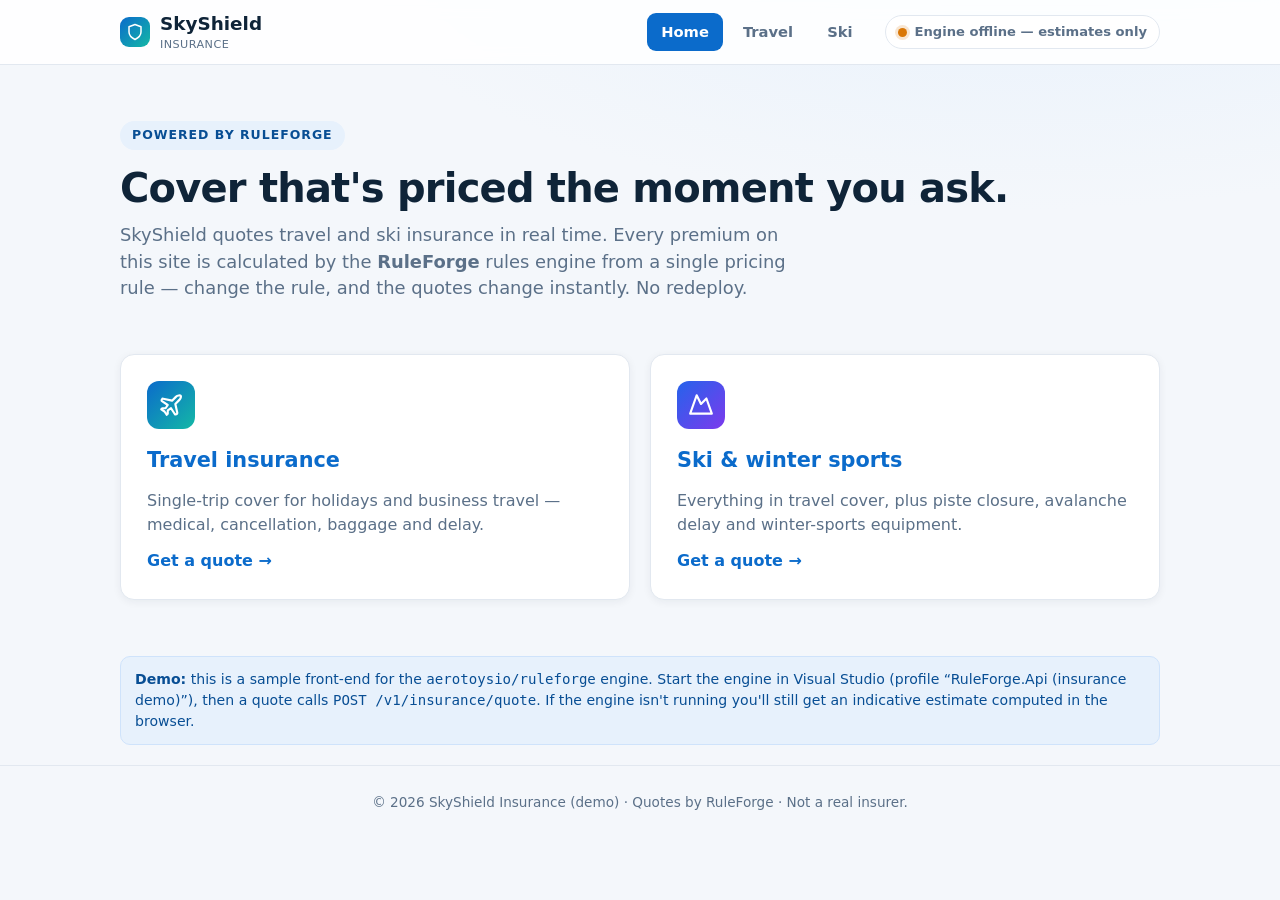
<file: insurance-demo/web/index.html>
<!doctype html>
<html lang="en">
<head>
  <meta charset="utf-8" />
  <meta name="viewport" content="width=device-width, initial-scale=1" />
  <title>SkyShield Insurance — Travel &amp; Ski cover</title>
  <meta name="description" content="Travel and ski insurance quotes, priced in real time by the RuleForge rules engine." />
  <link rel="stylesheet" href="styles.css" />
</head>
<body>
  <header class="topbar">
    <div class="wrap">
      <a class="brand" href="index.html">
        <span class="logo" aria-hidden="true">
          <svg viewBox="0 0 24 24" fill="none" stroke="currentColor" stroke-width="2" stroke-linecap="round" stroke-linejoin="round"><path d="M12 22s8-4 8-10V5l-8-3-8 3v7c0 6 8 10 8 10z"/></svg>
        </span>
        <span>SkyShield<small>Insurance</small></span>
      </a>
      <nav class="nav">
        <a href="index.html" class="active">Home</a>
        <a href="travel.html">Travel</a>
        <a href="ski.html">Ski</a>
      </nav>
      <div class="engine-config" id="engineConfig">
        <input type="text" placeholder="http://localhost:5050" />
        <button type="button">Save</button>
      </div>
      <span class="engine-status" id="engineStatus" title="Click to set the engine URL">
        <span class="dot"></span><span class="label">Checking engine…</span>
      </span>
    </div>
  </header>

  <main class="wrap">
    <section class="hero">
      <span class="eyebrow">Powered by RuleForge</span>
      <h1>Cover that's priced the moment you ask.</h1>
      <p>SkyShield quotes travel and ski insurance in real time. Every premium on this site is
        calculated by the <strong>RuleForge</strong> rules engine from a single pricing rule —
        change the rule, and the quotes change instantly. No redeploy.</p>
    </section>

    <section class="cards">
      <a class="card travel" href="travel.html">
        <span class="icon" aria-hidden="true">
          <svg viewBox="0 0 24 24" fill="none" stroke="currentColor" stroke-width="2" stroke-linecap="round" stroke-linejoin="round"><path d="M17.8 19.2 16 11l3.5-3.5C21 6 21.5 4 21 3.5S18 3 16.5 4.5L13 8 4.8 6.2c-.5-.1-.9.1-1.1.5l-.3.5c-.2.5-.1 1 .3 1.3L9 12l-2 3H4l-1 1 3 2 2 3 1-1v-3l3-2 3.5 5.3c.3.4.8.5 1.3.3l.5-.2c.4-.3.6-.7.5-1.2z"/></svg>
        </span>
        <h3>Travel insurance</h3>
        <p>Single-trip cover for holidays and business travel — medical, cancellation, baggage and delay.</p>
        <span class="go">Get a quote →</span>
      </a>
      <a class="card ski" href="ski.html">
        <span class="icon" aria-hidden="true">
          <svg viewBox="0 0 24 24" fill="none" stroke="currentColor" stroke-width="2" stroke-linecap="round" stroke-linejoin="round"><path d="m8 3 4 8 5-5 5 14H2L8 3z"/></svg>
        </span>
        <h3>Ski &amp; winter sports</h3>
        <p>Everything in travel cover, plus piste closure, avalanche delay and winter-sports equipment.</p>
        <span class="go">Get a quote →</span>
      </a>
    </section>

    <div class="note">
      <strong>Demo:</strong> this is a sample front-end for the
      <code>aerotoysio/ruleforge</code> engine. Start the engine in Visual Studio (profile
      <em>“RuleForge.Api (insurance demo)”</em>), then a quote calls
      <code>POST /v1/insurance/quote</code>. If the engine isn't running you'll still get an
      indicative estimate computed in the browser.
    </div>
  </main>

  <footer class="footer">
    <div class="wrap">© <span id="year"></span> SkyShield Insurance (demo) · Quotes by RuleForge · Not a real insurer.</div>
  </footer>

  <script src="app.js"></script>
</body>
</html>
</file>
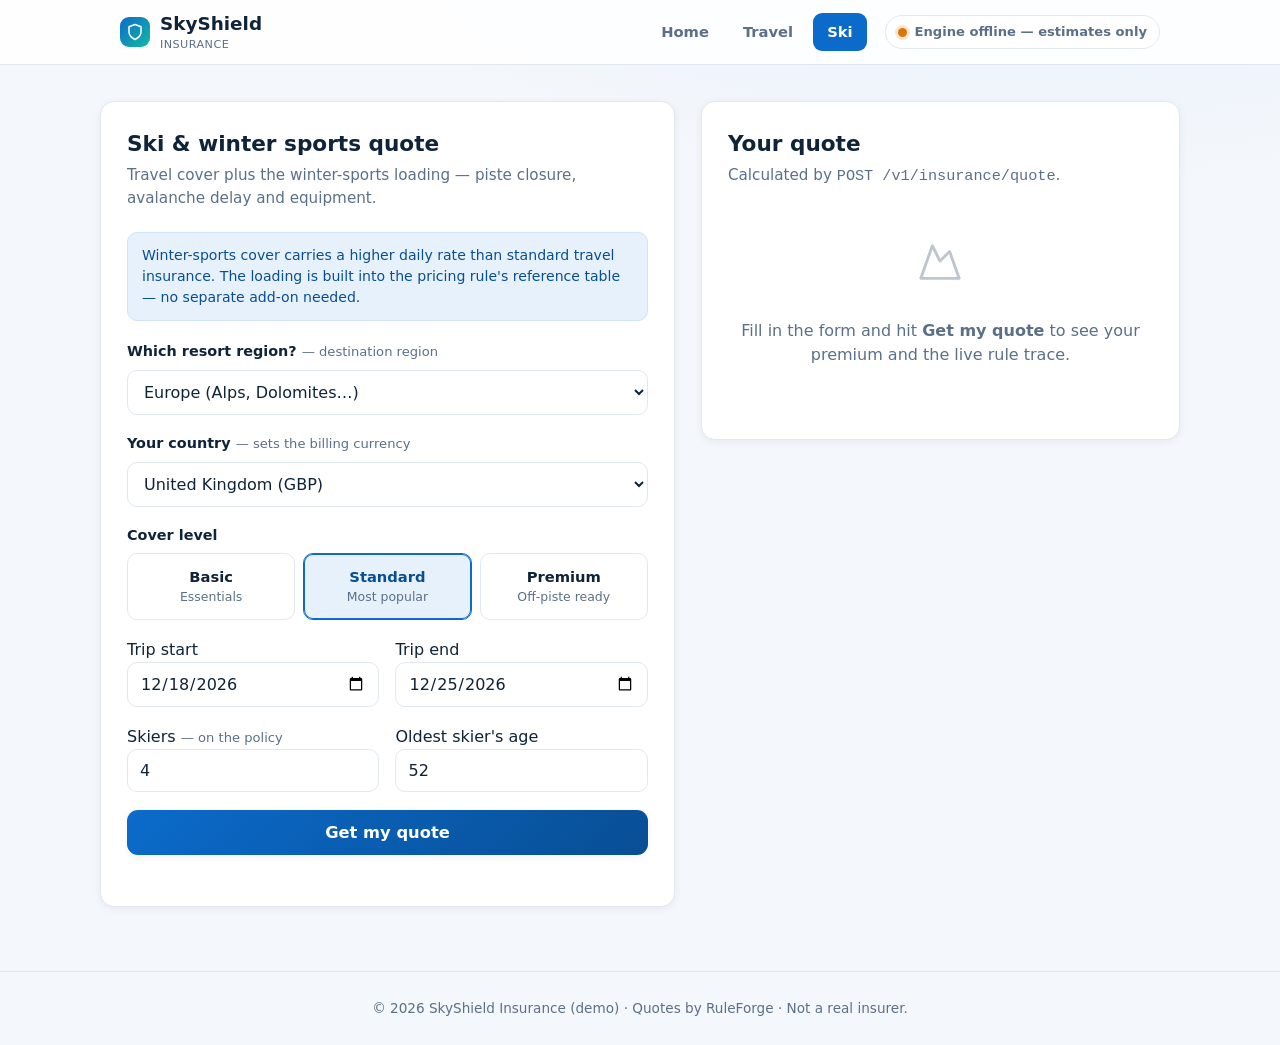
<file: insurance-demo/web/ski.html>
<!doctype html>
<html lang="en">
<head>
  <meta charset="utf-8" />
  <meta name="viewport" content="width=device-width, initial-scale=1" />
  <title>Ski insurance quote — SkyShield</title>
  <link rel="stylesheet" href="styles.css" />
</head>
<body>
  <header class="topbar">
    <div class="wrap">
      <a class="brand" href="index.html">
        <span class="logo" aria-hidden="true">
          <svg viewBox="0 0 24 24" fill="none" stroke="currentColor" stroke-width="2" stroke-linecap="round" stroke-linejoin="round"><path d="M12 22s8-4 8-10V5l-8-3-8 3v7c0 6 8 10 8 10z"/></svg>
        </span>
        <span>SkyShield<small>Insurance</small></span>
      </a>
      <nav class="nav">
        <a href="index.html">Home</a>
        <a href="travel.html">Travel</a>
        <a href="ski.html" class="active">Ski</a>
      </nav>
      <div class="engine-config" id="engineConfig">
        <input type="text" placeholder="http://localhost:5050" />
        <button type="button">Save</button>
      </div>
      <span class="engine-status" id="engineStatus" title="Click to set the engine URL">
        <span class="dot"></span><span class="label">Checking engine…</span>
      </span>
    </div>
  </header>

  <main class="wrap page">
    <div class="grid">
      <!-- Form -->
      <section class="panel">
        <h2>Ski &amp; winter sports quote</h2>
        <p class="sub">Travel cover plus the winter-sports loading — piste closure, avalanche delay and equipment.</p>

        <div class="note">Winter-sports cover carries a higher daily rate than standard travel insurance. The loading is built into the pricing rule's reference table — no separate add-on needed.</div>

        <form id="quoteForm" data-product="ski" novalidate>
          <div class="field">
            <label for="region">Which resort region? <span class="hint">— destination region</span></label>
            <select id="region">
              <option value="domestic">Domestic (UK)</option>
              <option value="europe" selected>Europe (Alps, Dolomites…)</option>
              <option value="worldwide">Worldwide (Japan, NZ…)</option>
              <option value="usa-canada">USA &amp; Canada (Rockies…)</option>
            </select>
          </div>

          <div class="field">
            <label for="country">Your country <span class="hint">— sets the billing currency</span></label>
            <select id="country">
              <option value="GB" selected>United Kingdom (GBP)</option>
              <option value="IE">Ireland (EUR)</option>
              <option value="FR">France (EUR)</option>
              <option value="DE">Germany (EUR)</option>
              <option value="ES">Spain (EUR)</option>
              <option value="IT">Italy (EUR)</option>
              <option value="US">United States (USD)</option>
              <option value="CA">Canada (CAD)</option>
              <option value="AU">Australia (AUD)</option>
              <option value="NZ">New Zealand (NZD)</option>
              <option value="CH">Switzerland (CHF)</option>
              <option value="AE">United Arab Emirates (AED)</option>
              <option value="SG">Singapore (SGD)</option>
              <option value="JP">Japan (JPY)</option>
              <option value="ZA">South Africa (ZAR)</option>
              <option value="IN">India (INR)</option>
            </select>
          </div>

          <div class="field">
            <label>Cover level</label>
            <div class="segmented">
              <label><input type="radio" name="level" value="basic"><span>Basic<small>Essentials</small></span></label>
              <label><input type="radio" name="level" value="standard" checked><span>Standard<small>Most popular</small></span></label>
              <label><input type="radio" name="level" value="premium"><span>Premium<small>Off-piste ready</small></span></label>
            </div>
          </div>

          <div class="field">
            <div class="row">
              <div>
                <label for="startDate">Trip start</label>
                <input type="date" id="startDate" />
              </div>
              <div>
                <label for="endDate">Trip end</label>
                <input type="date" id="endDate" />
              </div>
            </div>
          </div>

          <div class="field">
            <div class="row">
              <div>
                <label for="travellers">Skiers <span class="hint">— on the policy</span></label>
                <input type="number" id="travellers" min="1" max="12" value="4" />
              </div>
              <div>
                <label for="maxAge">Oldest skier's age</label>
                <input type="number" id="maxAge" min="0" max="99" value="52" />
              </div>
            </div>
          </div>

          <button type="submit" class="btn">Get my quote</button>
          <div class="form-error" id="formError" role="alert"></div>
        </form>
      </section>

      <!-- Quote output -->
      <section class="panel quote">
        <h2>Your quote</h2>
        <p class="sub">Calculated by <code>POST /v1/insurance/quote</code>.</p>
        <div id="quoteOut">
          <div class="placeholder">
            <svg viewBox="0 0 24 24" fill="none" stroke="currentColor" stroke-width="1.5" stroke-linecap="round" stroke-linejoin="round"><path d="m8 3 4 8 5-5 5 14H2L8 3z"/></svg>
            <p>Fill in the form and hit <strong>Get my quote</strong> to see your premium and the live rule trace.</p>
          </div>
        </div>
      </section>
    </div>
  </main>

  <footer class="footer">
    <div class="wrap">© <span id="year"></span> SkyShield Insurance (demo) · Quotes by RuleForge · Not a real insurer.</div>
  </footer>

  <script src="app.js"></script>
</body>
</html>
</file>
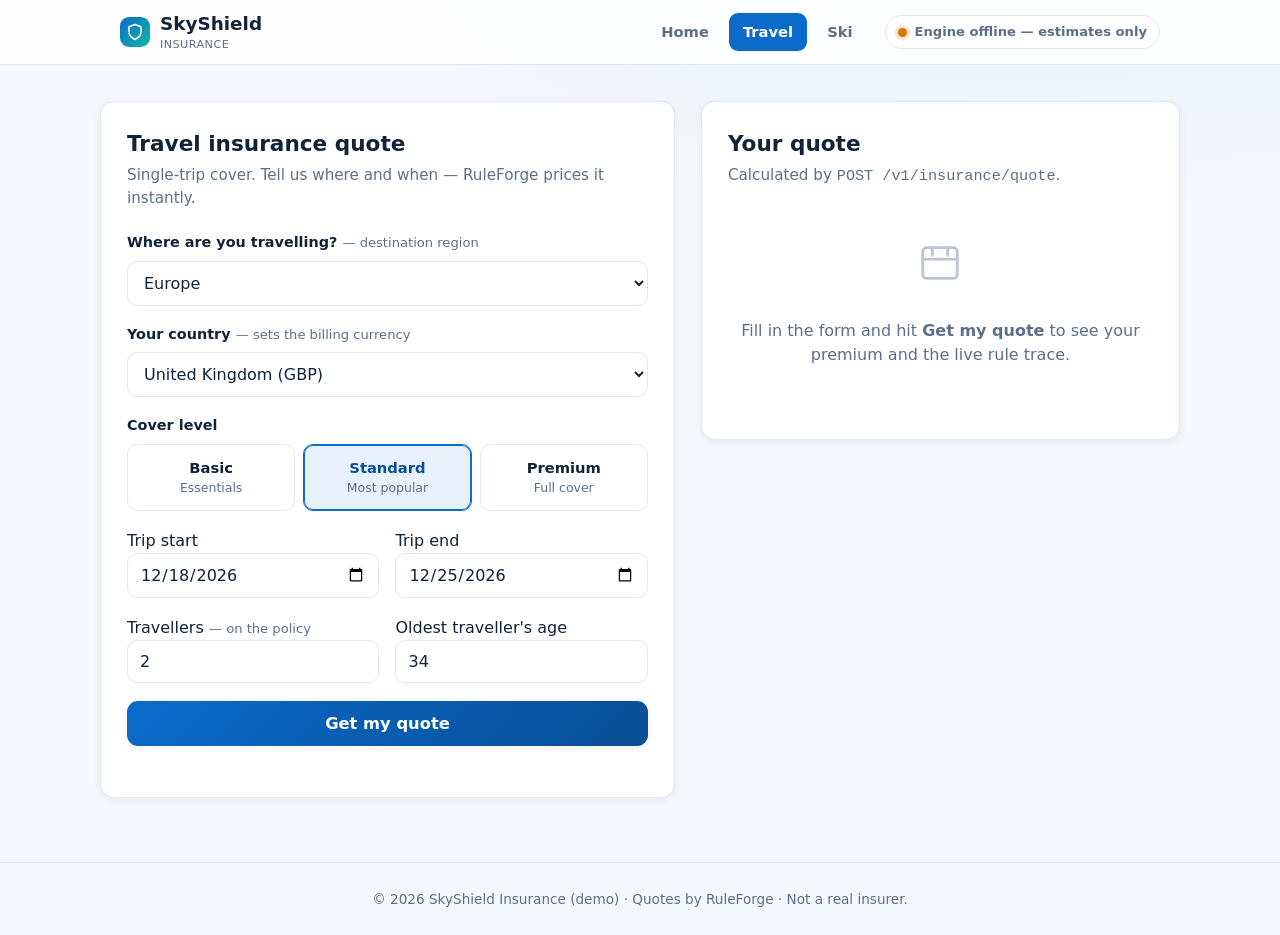
<file: insurance-demo/web/travel.html>
<!doctype html>
<html lang="en">
<head>
  <meta charset="utf-8" />
  <meta name="viewport" content="width=device-width, initial-scale=1" />
  <title>Travel insurance quote — SkyShield</title>
  <link rel="stylesheet" href="styles.css" />
</head>
<body>
  <header class="topbar">
    <div class="wrap">
      <a class="brand" href="index.html">
        <span class="logo" aria-hidden="true">
          <svg viewBox="0 0 24 24" fill="none" stroke="currentColor" stroke-width="2" stroke-linecap="round" stroke-linejoin="round"><path d="M12 22s8-4 8-10V5l-8-3-8 3v7c0 6 8 10 8 10z"/></svg>
        </span>
        <span>SkyShield<small>Insurance</small></span>
      </a>
      <nav class="nav">
        <a href="index.html">Home</a>
        <a href="travel.html" class="active">Travel</a>
        <a href="ski.html">Ski</a>
      </nav>
      <div class="engine-config" id="engineConfig">
        <input type="text" placeholder="http://localhost:5050" />
        <button type="button">Save</button>
      </div>
      <span class="engine-status" id="engineStatus" title="Click to set the engine URL">
        <span class="dot"></span><span class="label">Checking engine…</span>
      </span>
    </div>
  </header>

  <main class="wrap page">
    <div class="grid">
      <!-- Form -->
      <section class="panel">
        <h2>Travel insurance quote</h2>
        <p class="sub">Single-trip cover. Tell us where and when — RuleForge prices it instantly.</p>

        <form id="quoteForm" data-product="travel" novalidate>
          <div class="field">
            <label for="region">Where are you travelling? <span class="hint">— destination region</span></label>
            <select id="region">
              <option value="domestic">Domestic (UK)</option>
              <option value="europe" selected>Europe</option>
              <option value="worldwide">Worldwide</option>
              <option value="usa-canada">USA &amp; Canada</option>
            </select>
          </div>

          <div class="field">
            <label for="country">Your country <span class="hint">— sets the billing currency</span></label>
            <select id="country">
              <option value="GB" selected>United Kingdom (GBP)</option>
              <option value="IE">Ireland (EUR)</option>
              <option value="FR">France (EUR)</option>
              <option value="DE">Germany (EUR)</option>
              <option value="ES">Spain (EUR)</option>
              <option value="IT">Italy (EUR)</option>
              <option value="US">United States (USD)</option>
              <option value="CA">Canada (CAD)</option>
              <option value="AU">Australia (AUD)</option>
              <option value="NZ">New Zealand (NZD)</option>
              <option value="CH">Switzerland (CHF)</option>
              <option value="AE">United Arab Emirates (AED)</option>
              <option value="SG">Singapore (SGD)</option>
              <option value="JP">Japan (JPY)</option>
              <option value="ZA">South Africa (ZAR)</option>
              <option value="IN">India (INR)</option>
            </select>
          </div>

          <div class="field">
            <label>Cover level</label>
            <div class="segmented">
              <label><input type="radio" name="level" value="basic"><span>Basic<small>Essentials</small></span></label>
              <label><input type="radio" name="level" value="standard" checked><span>Standard<small>Most popular</small></span></label>
              <label><input type="radio" name="level" value="premium"><span>Premium<small>Full cover</small></span></label>
            </div>
          </div>

          <div class="field">
            <div class="row">
              <div>
                <label for="startDate">Trip start</label>
                <input type="date" id="startDate" />
              </div>
              <div>
                <label for="endDate">Trip end</label>
                <input type="date" id="endDate" />
              </div>
            </div>
          </div>

          <div class="field">
            <div class="row">
              <div>
                <label for="travellers">Travellers <span class="hint">— on the policy</span></label>
                <input type="number" id="travellers" min="1" max="12" value="2" />
              </div>
              <div>
                <label for="maxAge">Oldest traveller's age</label>
                <input type="number" id="maxAge" min="0" max="99" value="34" />
              </div>
            </div>
          </div>

          <button type="submit" class="btn">Get my quote</button>
          <div class="form-error" id="formError" role="alert"></div>
        </form>
      </section>

      <!-- Quote output -->
      <section class="panel quote">
        <h2>Your quote</h2>
        <p class="sub">Calculated by <code>POST /v1/insurance/quote</code>.</p>
        <div id="quoteOut">
          <div class="placeholder">
            <svg viewBox="0 0 24 24" fill="none" stroke="currentColor" stroke-width="1.5" stroke-linecap="round" stroke-linejoin="round"><rect x="3" y="4" width="18" height="16" rx="2"/><path d="M3 10h18M8 4v4M16 4v4"/></svg>
            <p>Fill in the form and hit <strong>Get my quote</strong> to see your premium and the live rule trace.</p>
          </div>
        </div>
      </section>
    </div>
  </main>

  <footer class="footer">
    <div class="wrap">© <span id="year"></span> SkyShield Insurance (demo) · Quotes by RuleForge · Not a real insurer.</div>
  </footer>

  <script src="app.js"></script>
</body>
</html>
</file>
<file: insurance-demo/web/styles.css>
/* SkyShield Insurance — demo styles
   A small, dependency-free stylesheet for the RuleForge insurance showcase. */

:root {
  --bg: #f4f7fb;
  --surface: #ffffff;
  --ink: #0f2438;
  --ink-soft: #5b7088;
  --brand: #0b6bcb;
  --brand-dark: #084e94;
  --brand-tint: #e7f1fc;
  --accent: #14b8a6;
  --ok: #16a34a;
  --warn: #d97706;
  --danger: #dc2626;
  --line: #e2e8f0;
  --radius: 14px;
  --shadow: 0 10px 30px rgba(15, 36, 56, 0.08);
  --shadow-sm: 0 2px 8px rgba(15, 36, 56, 0.06);
  --maxw: 1080px;
  font-synthesis: none;
}

* { box-sizing: border-box; }

html, body { margin: 0; padding: 0; }

body {
  font-family: "Segoe UI", system-ui, -apple-system, Roboto, Helvetica, Arial, sans-serif;
  color: var(--ink);
  background:
    radial-gradient(1200px 500px at 80% -10%, var(--brand-tint), transparent 60%),
    var(--bg);
  line-height: 1.5;
  min-height: 100vh;
}

a { color: var(--brand); text-decoration: none; }
a:hover { text-decoration: underline; }

.wrap { max-width: var(--maxw); margin: 0 auto; padding: 0 20px; }

/* ── Top bar ─────────────────────────────────────────────── */
.topbar {
  background: rgba(255, 255, 255, 0.85);
  backdrop-filter: blur(8px);
  border-bottom: 1px solid var(--line);
  position: sticky;
  top: 0;
  z-index: 10;
}
.topbar .wrap {
  display: flex;
  align-items: center;
  gap: 18px;
  height: 64px;
}
.brand {
  display: flex;
  align-items: center;
  gap: 10px;
  font-weight: 700;
  font-size: 1.15rem;
  color: var(--ink);
}
.brand:hover { text-decoration: none; }
.brand .logo {
  width: 30px; height: 30px;
  display: grid; place-items: center;
  border-radius: 9px;
  background: linear-gradient(135deg, var(--brand), var(--accent));
  color: #fff;
}
.brand .logo svg { width: 18px; height: 18px; }
.brand small { display: block; font-weight: 500; font-size: 0.7rem; color: var(--ink-soft); letter-spacing: 0.04em; text-transform: uppercase; }
.nav { display: flex; gap: 6px; margin-left: auto; }
.nav a {
  padding: 8px 14px; border-radius: 9px; color: var(--ink-soft); font-weight: 600; font-size: 0.92rem;
}
.nav a:hover { background: var(--brand-tint); color: var(--brand-dark); text-decoration: none; }
.nav a.active { background: var(--brand); color: #fff; }

/* ── Engine status pill ──────────────────────────────────── */
.engine-status {
  display: inline-flex; align-items: center; gap: 8px;
  font-size: 0.82rem; font-weight: 600; color: var(--ink-soft);
  padding: 6px 12px; border-radius: 999px; border: 1px solid var(--line); background: var(--surface);
  cursor: pointer; white-space: nowrap;
}
.engine-status .dot { width: 9px; height: 9px; border-radius: 50%; background: #cbd5e1; }
.engine-status.online .dot { background: var(--ok); box-shadow: 0 0 0 3px rgba(22,163,74,0.18); }
.engine-status.offline .dot { background: var(--warn); box-shadow: 0 0 0 3px rgba(217,119,6,0.18); }

/* ── Hero ────────────────────────────────────────────────── */
.hero { padding: 56px 0 28px; }
.hero h1 { font-size: 2.5rem; line-height: 1.1; margin: 0 0 12px; letter-spacing: -0.02em; }
.hero p { font-size: 1.12rem; color: var(--ink-soft); max-width: 60ch; margin: 0; }
.eyebrow {
  display: inline-block; font-size: 0.78rem; font-weight: 700; letter-spacing: 0.08em; text-transform: uppercase;
  color: var(--brand-dark); background: var(--brand-tint); padding: 5px 12px; border-radius: 999px; margin-bottom: 16px;
}

/* ── Product cards ───────────────────────────────────────── */
.cards { display: grid; grid-template-columns: repeat(auto-fit, minmax(280px, 1fr)); gap: 20px; padding: 24px 0 56px; }
.card {
  background: var(--surface); border: 1px solid var(--line); border-radius: var(--radius);
  padding: 26px; box-shadow: var(--shadow-sm); transition: transform .15s ease, box-shadow .15s ease;
  display: flex; flex-direction: column; gap: 12px;
}
.card:hover { transform: translateY(-3px); box-shadow: var(--shadow); }
.card .icon { width: 48px; height: 48px; border-radius: 12px; display: grid; place-items: center; color: #fff; }
.card.travel .icon { background: linear-gradient(135deg, #0b6bcb, #14b8a6); }
.card.ski .icon { background: linear-gradient(135deg, #2563eb, #7c3aed); }
.card .icon svg { width: 26px; height: 26px; }
.card h3 { margin: 4px 0 0; font-size: 1.3rem; }
.card p { margin: 0; color: var(--ink-soft); }
.card .go { margin-top: auto; font-weight: 700; color: var(--brand); display: inline-flex; align-items: center; gap: 6px; }

/* ── Layout for form pages ───────────────────────────────── */
.page { padding: 36px 0 64px; }
.grid { display: grid; grid-template-columns: 1.2fr 1fr; gap: 26px; align-items: start; }
@media (max-width: 880px) { .grid { grid-template-columns: 1fr; } }

.panel {
  background: var(--surface); border: 1px solid var(--line); border-radius: var(--radius);
  box-shadow: var(--shadow-sm); padding: 26px;
}
.panel h2 { margin: 0 0 4px; font-size: 1.35rem; }
.panel .sub { color: var(--ink-soft); margin: 0 0 22px; font-size: 0.95rem; }

/* ── Form ────────────────────────────────────────────────── */
.field { margin-bottom: 18px; }
.field > label { display: block; font-weight: 600; font-size: 0.9rem; margin-bottom: 7px; }
.field .hint { font-weight: 400; color: var(--ink-soft); font-size: 0.82rem; }
.row { display: grid; grid-template-columns: 1fr 1fr; gap: 16px; }
@media (max-width: 520px) { .row { grid-template-columns: 1fr; } }

input[type="number"], input[type="date"], select {
  width: 100%; padding: 11px 12px; border: 1px solid var(--line); border-radius: 10px;
  font-size: 1rem; font-family: inherit; color: var(--ink); background: #fff; transition: border-color .12s, box-shadow .12s;
}
input:focus, select:focus { outline: none; border-color: var(--brand); box-shadow: 0 0 0 3px rgba(11,107,203,0.15); }

.segmented { display: grid; grid-template-columns: repeat(3, 1fr); gap: 8px; }
.segmented label {
  position: relative; text-align: center; padding: 12px 8px; border: 1px solid var(--line); border-radius: 10px;
  cursor: pointer; font-weight: 600; font-size: 0.92rem; background: #fff; transition: all .12s;
}
.segmented label small { display: block; font-weight: 500; color: var(--ink-soft); font-size: 0.78rem; }
.segmented input { position: absolute; opacity: 0; pointer-events: none; }
.segmented label:hover { border-color: var(--brand); }
.segmented input:checked + span { color: var(--brand-dark); }
.segmented label:has(input:checked) { border-color: var(--brand); background: var(--brand-tint); box-shadow: 0 0 0 1px var(--brand) inset; }

.btn {
  appearance: none; border: none; cursor: pointer; font-family: inherit;
  background: linear-gradient(135deg, var(--brand), var(--brand-dark)); color: #fff;
  font-weight: 700; font-size: 1.02rem; padding: 13px 20px; border-radius: 11px; width: 100%;
  box-shadow: var(--shadow-sm); transition: transform .1s, filter .12s;
}
.btn:hover { filter: brightness(1.06); }
.btn:active { transform: translateY(1px); }
.btn:disabled { opacity: 0.6; cursor: progress; }

.form-error { color: var(--danger); font-size: 0.88rem; margin-top: 10px; min-height: 1.1em; }

/* ── Quote result ────────────────────────────────────────── */
.quote { position: sticky; top: 88px; }
.quote .placeholder { color: var(--ink-soft); text-align: center; padding: 30px 10px; }
.quote .placeholder svg { width: 46px; height: 46px; opacity: 0.4; margin-bottom: 10px; }

.premium { text-align: center; padding: 8px 0 18px; border-bottom: 1px dashed var(--line); margin-bottom: 18px; }
.premium .amount { font-size: 3rem; font-weight: 800; letter-spacing: -0.03em; color: var(--ink); }
.premium .amount .cur { font-size: 1.4rem; vertical-align: super; color: var(--ink-soft); font-weight: 700; margin-right: 2px; }
.premium .cap { color: var(--ink-soft); font-size: 0.9rem; }

.breakdown { width: 100%; border-collapse: collapse; font-size: 0.93rem; }
.breakdown th, .breakdown td { text-align: left; padding: 9px 4px; border-bottom: 1px solid var(--line); }
.breakdown th { color: var(--ink-soft); font-weight: 600; }
.breakdown td { text-align: right; font-weight: 600; font-variant-numeric: tabular-nums; }
.breakdown tr:last-child th, .breakdown tr:last-child td { border-bottom: none; }

.mode-badge {
  display: inline-flex; align-items: center; gap: 7px; font-size: 0.8rem; font-weight: 700;
  padding: 5px 11px; border-radius: 999px; margin-bottom: 16px;
}
.mode-badge.engine { background: rgba(22,163,74,0.12); color: #15803d; }
.mode-badge.fallback { background: rgba(217,119,6,0.12); color: #b45309; }
.mode-badge .dot { width: 8px; height: 8px; border-radius: 50%; background: currentColor; }

details.raw { margin-top: 18px; border-top: 1px solid var(--line); padding-top: 14px; }
details.raw summary { cursor: pointer; font-weight: 600; font-size: 0.9rem; color: var(--brand); }
details.raw pre {
  background: #0f2438; color: #d7e3f0; border-radius: 10px; padding: 14px; overflow: auto;
  font-size: 0.8rem; line-height: 1.45; margin: 12px 0 0; max-height: 320px;
}

/* Rule trace */
.trace { margin-top: 14px; }
.trace h4 { margin: 0 0 8px; font-size: 0.85rem; color: var(--ink-soft); text-transform: uppercase; letter-spacing: 0.05em; }
.trace ol { list-style: none; margin: 0; padding: 0; display: flex; flex-direction: column; gap: 4px; }
.trace li { display: flex; align-items: center; gap: 9px; font-size: 0.86rem; padding: 5px 8px; border-radius: 8px; background: #f8fafc; }
.trace li .pip { width: 8px; height: 8px; border-radius: 50%; flex: none; }
.trace li.pass .pip { background: var(--ok); }
.trace li.fail .pip { background: var(--danger); }
.trace li.skip .pip { background: #cbd5e1; }
.trace li.error .pip { background: var(--warn); }
.trace li .nm { font-weight: 600; }
.trace li .ms { margin-left: auto; color: var(--ink-soft); font-variant-numeric: tabular-nums; }

/* ── Misc ────────────────────────────────────────────────── */
.note {
  background: var(--brand-tint); border: 1px solid #cfe3fb; color: var(--brand-dark);
  border-radius: 10px; padding: 12px 14px; font-size: 0.88rem; margin-bottom: 20px;
}
.footer { border-top: 1px solid var(--line); color: var(--ink-soft); font-size: 0.85rem; padding: 26px 0; text-align: center; }
.footer code { background: #eef2f7; padding: 2px 6px; border-radius: 6px; }

.engine-config {
  display: none; gap: 8px; align-items: center; margin-left: 10px;
}
.engine-config.show { display: inline-flex; }
.engine-config input { width: 210px; padding: 6px 9px; font-size: 0.82rem; }
.engine-config button { padding: 6px 10px; font-size: 0.82rem; border-radius: 8px; border: 1px solid var(--line); background: #fff; cursor: pointer; }
</file>
